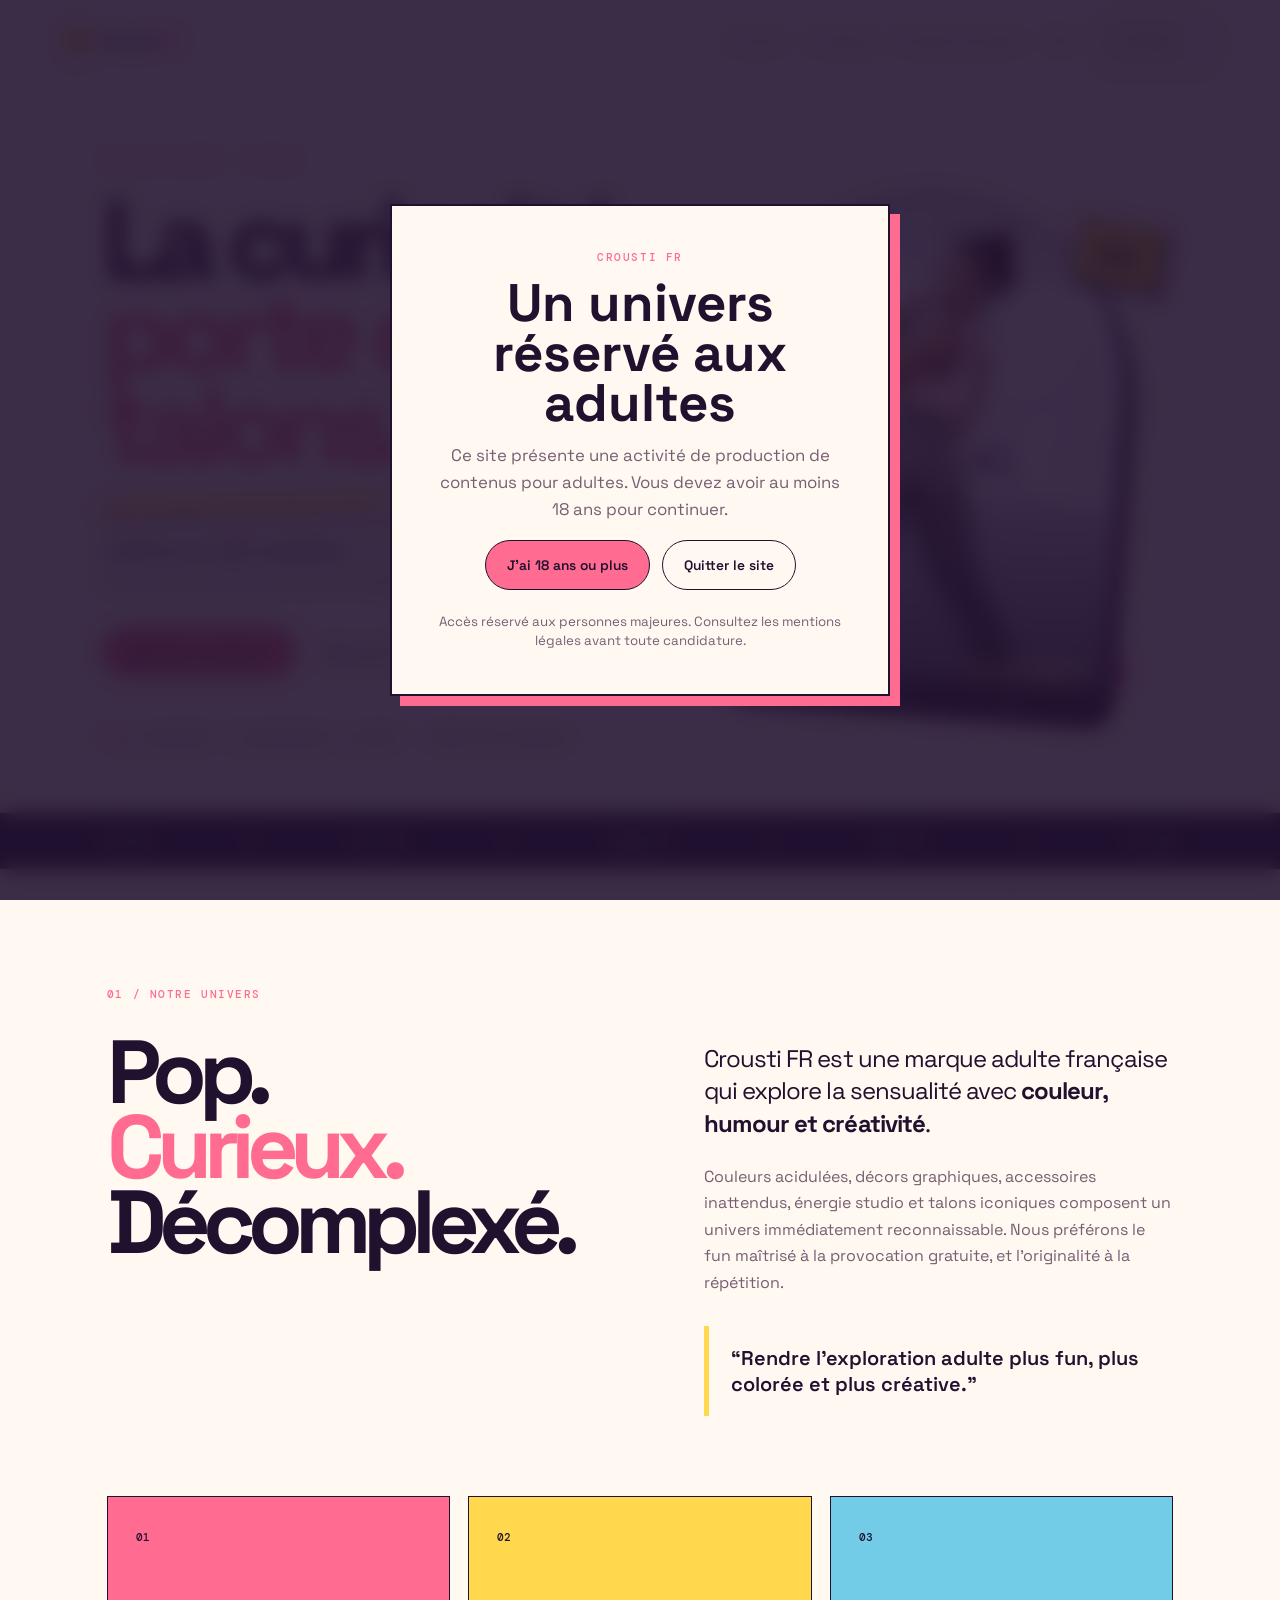
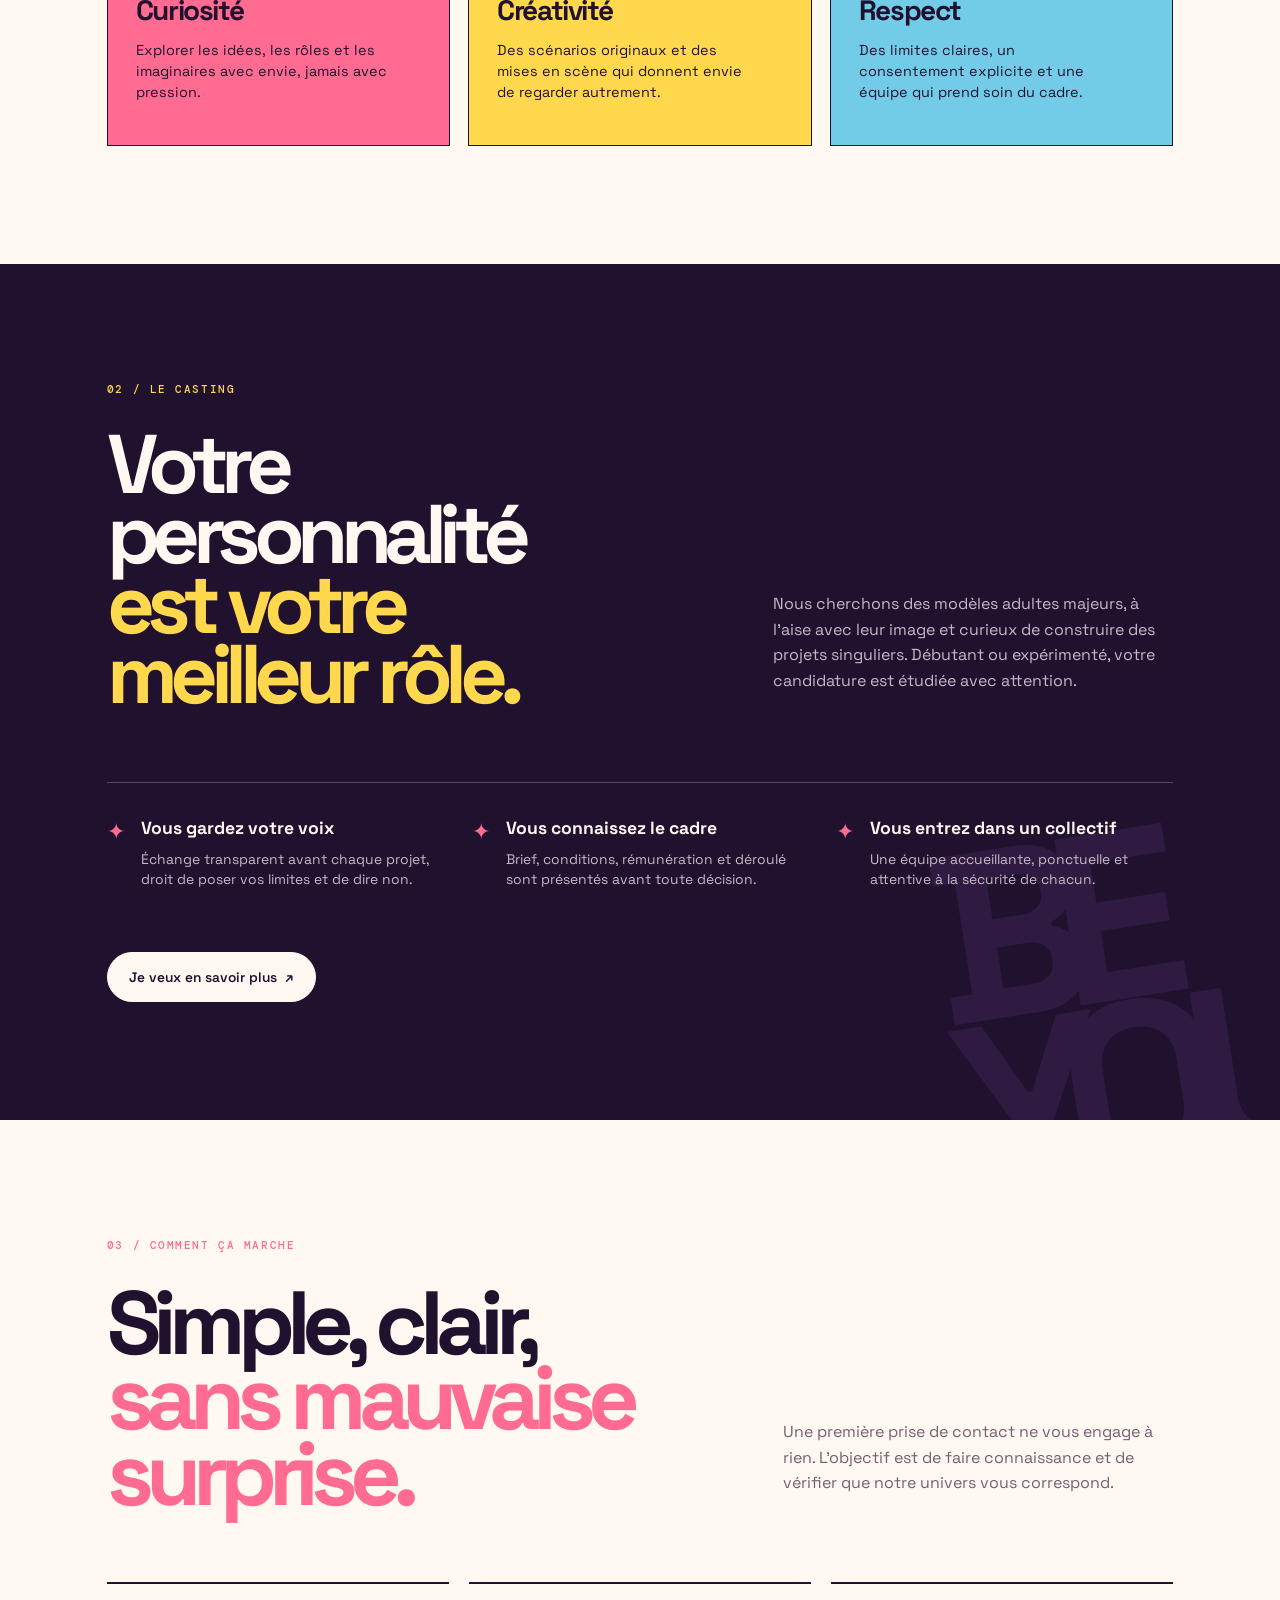
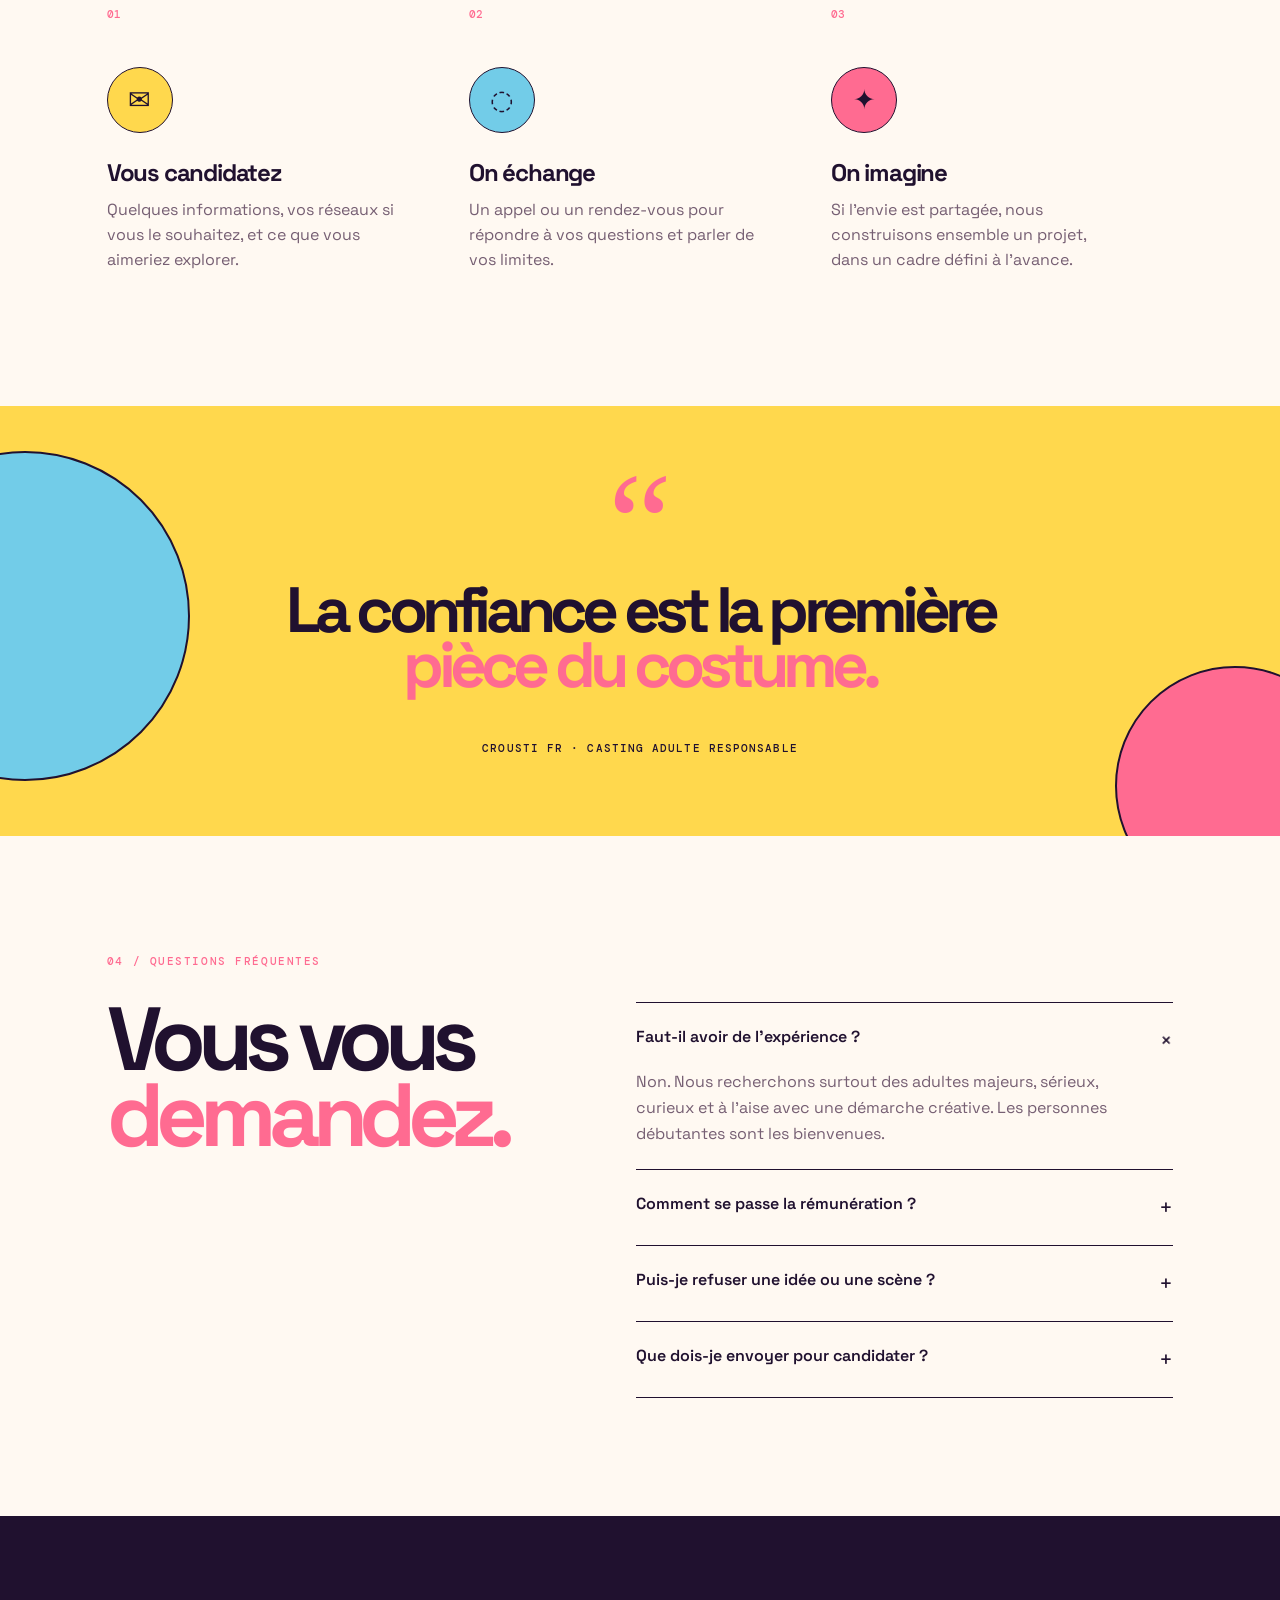
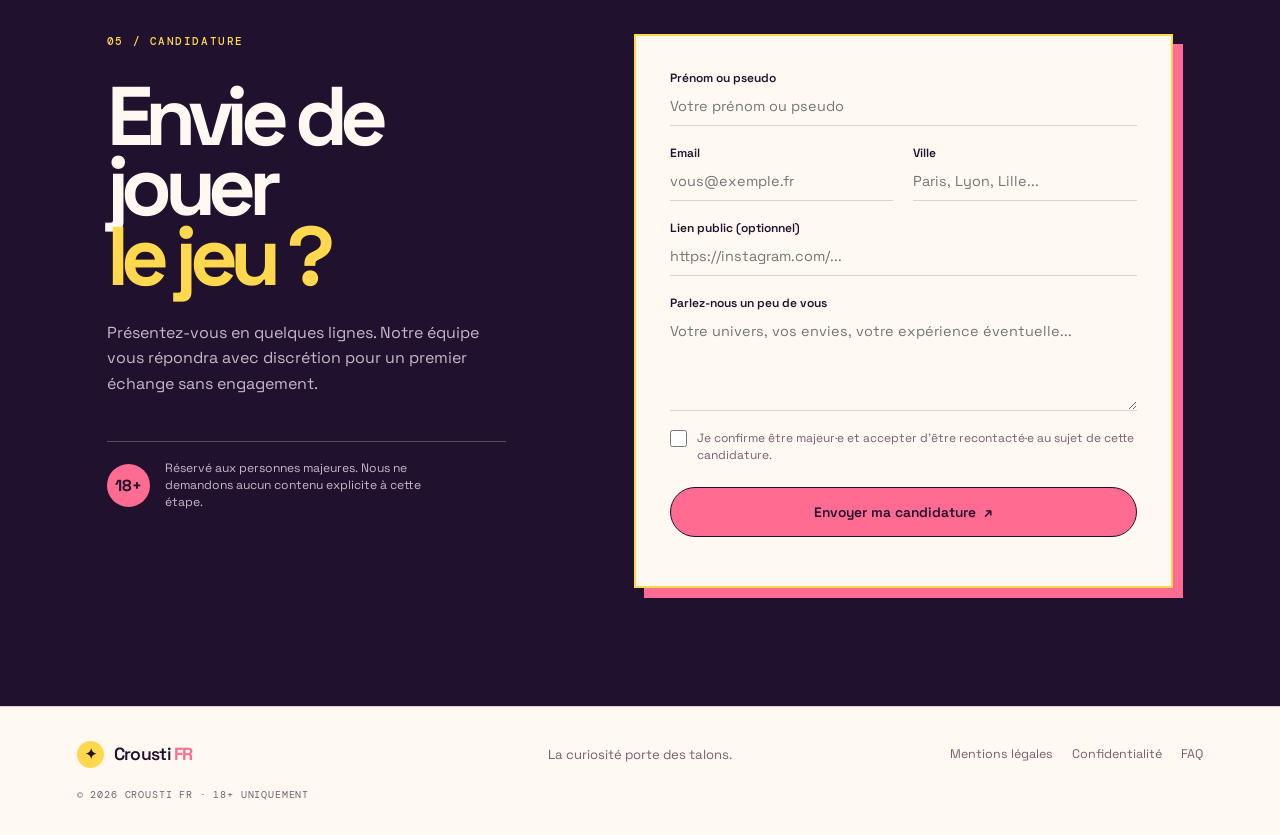
<file: crousti-fr/index.html>
<!doctype html>
<html lang="fr">
<head>
  <meta charset="utf-8">
  <meta name="viewport" content="width=device-width, initial-scale=1">
  <meta name="theme-color" content="#20112f">
  <meta name="description" content="Crousti FR recrute des modèles adultes pour des productions pop, créatives et respectueuses.">
  <title>Crousti FR | La curiosité porte des talons</title>
  <link rel="stylesheet" href="styles.css">
</head>
<body>
  <div class="noise" aria-hidden="true"></div>

  <div class="age-gate" id="ageGate" role="dialog" aria-modal="true" aria-labelledby="ageTitle">
    <div class="age-card">
      <div class="eyebrow">Crousti FR</div>
      <h2 id="ageTitle">Un univers réservé aux adultes</h2>
      <p>Ce site présente une activité de production de contenus pour adultes. Vous devez avoir au moins 18 ans pour continuer.</p>
      <div class="age-actions">
        <button class="btn btn-primary" id="enterSite">J’ai 18 ans ou plus</button>
        <button class="btn btn-ghost" id="leaveSite">Quitter le site</button>
      </div>
      <small>Accès réservé aux personnes majeures. Consultez les mentions légales avant toute candidature.</small>
    </div>
  </div>

  <header class="site-header">
    <a href="#top" class="brand" aria-label="Crousti FR, retour en haut">
      <span class="brand-mark">✦</span>
      <span>Crousti <b>FR</b></span>
    </a>
    <nav class="nav" aria-label="Navigation principale">
      <a href="#univers">L’univers</a>
      <a href="#casting">Le casting</a>
      <a href="#process">Comment ça marche</a>
      <a href="#faq">FAQ</a>
      <a href="#candidature" class="nav-cta">Candidater <span>↗</span></a>
    </nav>
    <button class="menu-toggle" id="menuToggle" aria-label="Ouvrir le menu" aria-expanded="false">☰</button>
  </header>

  <main id="top">
    <section class="hero section-grid">
      <div class="hero-copy">
        <div class="eyebrow reveal">Casting ouvert · France</div>
        <h1 class="reveal delay-1">La curiosité<br><span>porte des talons.</span></h1>
        <p class="hero-lead reveal delay-2">Crousti FR imagine des productions adultes <strong>pop, créatives et décomplexées</strong>, dans un cadre librement consenti, professionnel et respectueux.</p>
        <div class="hero-actions reveal delay-3">
          <a href="#candidature" class="btn btn-primary">Rejoindre le casting <span>↗</span></a>
          <a href="#univers" class="text-link">Découvrir l’univers <span>↓</span></a>
        </div>
        <div class="hero-meta reveal delay-4">
          <span><i class="dot dot-pink"></i> 18+ uniquement</span>
          <span><i class="dot dot-yellow"></i> Consentement au centre</span>
          <span><i class="dot dot-blue"></i> Production française</span>
        </div>
      </div>

      <div class="hero-art" aria-label="Photo de casting Crousti FR">
        <div class="burst burst-1"></div>
        <div class="burst burst-2"></div>
        <div class="hero-photo-frame">
          <img src="images/hero.jpg" class="hero-photo" alt="Modèle adulte dans un décor lumineux et coloré">
          <div class="hero-photo-overlay"></div>
          <div class="hero-photo-label">PLAYFUL<br><strong>CONFIDENT</strong></div>
        </div>
        <div class="sticker sticker-top">CASTING<br><b>OPEN</b></div>
        <div class="sticker sticker-bottom">POP<br><b>POWER</b></div>
        <div class="sparkle sparkle-1">✦</div>
        <div class="sparkle sparkle-2">✧</div>
      </div>
    </section>

    <section class="ticker" aria-label="Valeurs de la marque">
      <div>COLORÉ</div><span>✦</span><div>CURIEUX</div><span>✦</span><div>CONSENTI</div><span>✦</span><div>CRÉATIF</div><span>✦</span><div>COLORÉ</div>
    </section>

    <section class="content-section intro" id="univers">
      <div class="section-kicker">01 / Notre univers</div>
      <div class="intro-grid">
        <div>
          <h2>Pop.<br><em>Curieux.</em><br>Décomplexé.</h2>
        </div>
        <div class="intro-text">
          <p class="large-copy">Crousti FR est une marque adulte française qui explore la sensualité avec <strong>couleur, humour et créativité</strong>.</p>
          <p>Couleurs acidulées, décors graphiques, accessoires inattendus, énergie studio et talons iconiques composent un univers immédiatement reconnaissable. Nous préférons le fun maîtrisé à la provocation gratuite, et l’originalité à la répétition.</p>
          <blockquote>“Rendre l’exploration adulte plus fun, plus colorée et plus créative.”</blockquote>
        </div>
      </div>
      <div class="value-cards">
        <article class="value-card pink"><span class="card-number">01</span><h3>Curiosité</h3><p>Explorer les idées, les rôles et les imaginaires avec envie, jamais avec pression.</p></article>
        <article class="value-card yellow"><span class="card-number">02</span><h3>Créativité</h3><p>Des scénarios originaux et des mises en scène qui donnent envie de regarder autrement.</p></article>
        <article class="value-card blue"><span class="card-number">03</span><h3>Respect</h3><p>Des limites claires, un consentement explicite et une équipe qui prend soin du cadre.</p></article>
      </div>
    </section>

    <section class="casting-section" id="casting">
      <div class="content-section casting-inner">
        <div class="section-kicker light">02 / Le casting</div>
        <div class="casting-heading">
          <h2>Votre personnalité<br><span>est votre meilleur rôle.</span></h2>
          <p>Nous cherchons des modèles adultes majeurs, à l’aise avec leur image et curieux de construire des projets singuliers. Débutant ou expérimenté, votre candidature est étudiée avec attention.</p>
        </div>
        <div class="casting-points">
          <div class="point"><span>✦</span><div><h3>Vous gardez votre voix</h3><p>Échange transparent avant chaque projet, droit de poser vos limites et de dire non.</p></div></div>
          <div class="point"><span>✦</span><div><h3>Vous connaissez le cadre</h3><p>Brief, conditions, rémunération et déroulé sont présentés avant toute décision.</p></div></div>
          <div class="point"><span>✦</span><div><h3>Vous entrez dans un collectif</h3><p>Une équipe accueillante, ponctuelle et attentive à la sécurité de chacun.</p></div></div>
        </div>
        <a href="#candidature" class="btn btn-light">Je veux en savoir plus <span>↗</span></a>
      </div>
      <div class="scribble" aria-hidden="true">BE<br>YOU</div>
    </section>

    <section class="content-section process" id="process">
      <div class="section-kicker">03 / Comment ça marche</div>
      <div class="process-heading"><h2>Simple, clair,<br><em>sans mauvaise surprise.</em></h2><p>Une première prise de contact ne vous engage à rien. L’objectif est de faire connaissance et de vérifier que notre univers vous correspond.</p></div>
      <div class="steps">
        <article class="step"><span class="step-index">01</span><div class="step-icon">✉</div><h3>Vous candidatez</h3><p>Quelques informations, vos réseaux si vous le souhaitez, et ce que vous aimeriez explorer.</p></article>
        <article class="step"><span class="step-index">02</span><div class="step-icon">◌</div><h3>On échange</h3><p>Un appel ou un rendez-vous pour répondre à vos questions et parler de vos limites.</p></article>
        <article class="step"><span class="step-index">03</span><div class="step-icon">✦</div><h3>On imagine</h3><p>Si l’envie est partagée, nous construisons ensemble un projet, dans un cadre défini à l’avance.</p></article>
      </div>
    </section>

    <section class="quote-section">
      <div class="quote-shape shape-left"></div><div class="quote-shape shape-right"></div>
      <p class="quote-mark">“</p>
      <blockquote>La confiance est la première<br><span>pièce du costume.</span></blockquote>
      <p class="quote-caption">Crousti FR · Casting adulte responsable</p>
    </section>

    <section class="content-section faq-section" id="faq">
      <div class="section-kicker">04 / Questions fréquentes</div>
      <div class="faq-layout"><h2>Vous vous<br><em>demandez.</em></h2><div class="faq-list">
        <details open><summary>Faut-il avoir de l’expérience ? <span>+</span></summary><p>Non. Nous recherchons surtout des adultes majeurs, sérieux, curieux et à l’aise avec une démarche créative. Les personnes débutantes sont les bienvenues.</p></details>
        <details><summary>Comment se passe la rémunération ? <span>+</span></summary><p>Les conditions et la rémunération sont communiquées clairement avant chaque projet. Rien ne commence sans accord explicite sur le cadre proposé.</p></details>
        <details><summary>Puis-je refuser une idée ou une scène ? <span>+</span></summary><p>Oui. Vos limites sont discutées en amont et peuvent être rappelées à tout moment. Le consentement est libre, éclairé et réversible.</p></details>
        <details><summary>Que dois-je envoyer pour candidater ? <span>+</span></summary><p>Un prénom ou pseudo, un moyen de contact, votre ville et quelques mots sur vous. Vous pouvez ajouter des liens publics, mais aucun contenu explicite n’est demandé via ce formulaire.</p></details>
      </div></div>
    </section>

    <section class="application-section" id="candidature">
      <div class="application-inner">
        <div class="application-copy"><div class="section-kicker light">05 / Candidature</div><h2>Envie de jouer<br><span>le jeu ?</span></h2><p>Présentez-vous en quelques lignes. Notre équipe vous répondra avec discrétion pour un premier échange sans engagement.</p><div class="application-note"><span>18+</span><p>Réservé aux personnes majeures. Nous ne demandons aucun contenu explicite à cette étape.</p></div></div>
        <form class="application-form" id="applicationForm">
          <label>Prénom ou pseudo<input type="text" name="name" placeholder="Votre prénom ou pseudo" required></label>
          <div class="form-row"><label>Email<input type="email" name="email" placeholder="vous@exemple.fr" required></label><label>Ville<input type="text" name="city" placeholder="Paris, Lyon, Lille..." required></label></div>
          <label>Lien public (optionnel)<input type="url" name="social" placeholder="https://instagram.com/..." /></label>
          <label>Parlez-nous un peu de vous<textarea name="message" rows="4" placeholder="Votre univers, vos envies, votre expérience éventuelle..."></textarea></label>
          <label class="checkbox"><input type="checkbox" required><span>Je confirme être majeur·e et accepter d’être recontacté·e au sujet de cette candidature.</span></label>
          <button class="btn btn-primary btn-submit" type="submit">Envoyer ma candidature <span>↗</span></button>
          <p class="form-status" id="formStatus" role="status"></p>
        </form>
      </div>
    </section>
  </main>

  <footer class="site-footer"><a href="#top" class="brand"><span class="brand-mark">✦</span><span>Crousti <b>FR</b></span></a><p>La curiosité porte des talons.</p><div class="footer-links"><a href="#">Mentions légales</a><a href="#">Confidentialité</a><a href="#faq">FAQ</a></div><small>© 2026 Crousti FR · 18+ uniquement</small></footer>

  <script src="script.js"></script>
</body>
</html>
</file>
<file: crousti-fr/styles.css>
@import url('https://fonts.googleapis.com/css2?family=DM+Mono:wght@400;500&family=Space+Grotesk:wght@400;500;600;700&display=swap');

:root{--ink:#20112f;--paper:#fff9f2;--pink:#ff6b91;--yellow:#ffd84d;--blue:#72cce8;--orange:#ff8a55;--muted:#765f73;--line:rgba(32,17,47,.16);--radius:24px}*{box-sizing:border-box}html{scroll-behavior:smooth}body{margin:0;background:var(--paper);color:var(--ink);font-family:'Space Grotesk',Arial,sans-serif;overflow-x:hidden}.noise{position:fixed;inset:0;pointer-events:none;opacity:.055;z-index:20;background-image:url("data:image/svg+xml,%3Csvg viewBox='0 0 180 180' xmlns='http://www.w3.org/2000/svg'%3E%3Cfilter id='n'%3E%3CfeTurbulence type='fractalNoise' baseFrequency='.9' numOctaves='3' stitchTiles='stitch'/%3E%3C/filter%3E%3Crect width='100%25' height='100%25' filter='url(%23n)' opacity='.55'/%3E%3C/svg%3E")}.age-gate{position:fixed;inset:0;background:rgba(32,17,47,.88);display:grid;place-items:center;padding:20px;z-index:100;backdrop-filter:blur(10px)}.age-gate.hidden{display:none}.age-card{max-width:500px;background:var(--paper);padding:44px;border:2px solid var(--ink);box-shadow:10px 10px 0 var(--pink);text-align:center}.age-card h2{font-size:clamp(2rem,5vw,3.3rem);line-height:.95;margin:14px 0}.age-card p{font-size:1.05rem;line-height:1.6;color:var(--muted)}.age-card small{display:block;margin-top:22px;color:var(--muted);line-height:1.45}.age-actions{display:flex;gap:12px;justify-content:center;flex-wrap:wrap}.site-header{height:82px;padding:0 5vw;display:flex;align-items:center;justify-content:space-between;border-bottom:1px solid var(--line);position:relative;z-index:10}.brand{display:inline-flex;align-items:center;gap:10px;color:var(--ink);text-decoration:none;font-weight:600;font-size:1.1rem;letter-spacing:-.04em}.brand b{color:var(--pink)}.brand-mark{display:grid;place-items:center;width:27px;height:27px;color:var(--ink);background:var(--yellow);border-radius:50%;font-size:.9rem}.nav{display:flex;align-items:center;gap:26px}.nav a,.footer-links a{font-size:.78rem;color:var(--muted);text-decoration:none}.nav a:hover,.footer-links a:hover,.text-link:hover{color:var(--pink)}.nav-cta{padding:12px 16px;border:1px solid var(--ink);color:var(--ink)!important;border-radius:99px}.nav-cta span,.btn span{margin-left:8px}.menu-toggle{display:none;border:0;background:transparent;font-size:1.5rem;color:var(--ink)}.section-grid{display:grid;grid-template-columns:1.02fr .98fr;min-height:680px;padding:72px 8vw 68px;gap:4vw;align-items:center}.hero-copy{max-width:670px}.eyebrow,.section-kicker{font:500 .7rem 'DM Mono',monospace;letter-spacing:.14em;text-transform:uppercase}.eyebrow{color:var(--pink)}h1,h2,h3,p{margin-top:0}h1{font-size:clamp(4rem,8.8vw,8.2rem);letter-spacing:-.09em;line-height:.82;margin:26px 0 36px;font-weight:700}h1 span{color:var(--pink);position:relative}h1 span:after{content:'';position:absolute;height:12px;left:0;right:7%;bottom:-13px;background:var(--yellow);z-index:-1;transform:rotate(-2deg)}.hero-lead{font-size:1.18rem;line-height:1.55;max-width:580px;color:var(--muted)}.hero-lead strong{color:var(--ink)}.hero-actions{display:flex;align-items:center;gap:26px;margin-top:32px}.btn{display:inline-flex;align-items:center;justify-content:center;border:1.5px solid var(--ink);border-radius:999px;padding:15px 21px;font:600 .86rem 'Space Grotesk',sans-serif;text-decoration:none;cursor:pointer;transition:.2s transform,.2s box-shadow}.btn:hover{transform:translate(-3px,-3px);box-shadow:4px 4px 0 var(--ink)}.btn-primary{background:var(--pink);color:var(--ink)}.btn-ghost{background:transparent;color:var(--ink)}.btn-light{background:var(--paper);color:var(--ink);border-color:var(--paper)}.text-link{font-size:.85rem;text-decoration:none;color:var(--ink);border-bottom:1px solid var(--ink);padding-bottom:4px}.hero-meta{display:flex;flex-wrap:wrap;gap:17px;margin-top:54px;color:var(--muted);font:500 .68rem 'DM Mono',monospace;text-transform:uppercase}.hero-meta span{display:flex;align-items:center;gap:7px}.dot{width:7px;height:7px;display:inline-block;border-radius:50%}.dot-pink{background:var(--pink)}.dot-yellow{background:var(--yellow)}.dot-blue{background:var(--blue)}.hero-art{min-height:570px;position:relative;display:grid;place-items:center}.hero-photo-frame{width:min(430px,78%);aspect-ratio:.76;position:relative;overflow:hidden;border:2px solid var(--ink);border-radius:220px 220px 30px 30px;transform:rotate(4deg);background:var(--pink);box-shadow:10px 10px 0 var(--ink);z-index:1}.hero-photo{width:100%;height:100%;display:block;object-fit:cover;object-position:center 33%;filter:saturate(1.03) contrast(1.02)}.hero-photo-overlay{position:absolute;inset:0;background:linear-gradient(180deg,rgba(32,17,47,0) 55%,rgba(32,17,47,.65) 100%)}.hero-photo-label{position:absolute;right:25px;bottom:26px;color:var(--paper);font:500 .65rem 'DM Mono',monospace;line-height:1.2;letter-spacing:.08em;text-align:right}.hero-photo-label strong{font-size:1.12rem;color:var(--yellow)}.art-card{position:absolute;width:min(380px,75%);aspect-ratio: .76;background:var(--yellow);border:2px solid var(--ink);border-radius:210px 210px 28px 28px;transform:rotate(8deg)}.art-card-back{background:var(--blue);transform:rotate(-9deg) translate(-25px,7px)}.art-card-main{background:var(--pink);display:flex;align-items:center;justify-content:center;overflow:hidden;box-shadow:9px 9px 0 var(--ink)}.art-card-main:before{content:'';position:absolute;width:250px;height:250px;border-radius:50%;background:var(--orange);right:-90px;top:-65px}.art-label,.art-foot{position:absolute;font:500 .65rem 'DM Mono',monospace;line-height:1.2;letter-spacing:.08em}.art-label{top:28px;left:27px}.art-label strong{font-size:1.12rem}.art-foot{bottom:28px;right:27px;text-align:right}.art-foot span{color:var(--paper)}.heel{width:55%;height:63%;color:var(--paper);transform:rotate(-12deg);position:relative;z-index:1}.sticker{position:absolute;background:var(--yellow);border:2px solid var(--ink);padding:13px 17px;font:500 .75rem 'DM Mono',monospace;line-height:1.05;z-index:3;box-shadow:4px 4px 0 var(--ink)}.sticker b{font-size:1.2rem}.sticker-top{top:60px;right:3%;transform:rotate(9deg)}.sticker-bottom{bottom:65px;left:2%;transform:rotate(-11deg);background:var(--blue)}.burst{position:absolute;border-radius:50%;filter:blur(.2px)}.burst-1{width:88px;height:88px;background:var(--orange);top:12%;left:3%}.burst-2{width:45px;height:45px;background:var(--pink);bottom:7%;right:10%}.sparkle{position:absolute;font-size:2.2rem}.sparkle-1{top:17%;right:12%}.sparkle-2{bottom:16%;left:13%;color:var(--pink)}.ticker{display:flex;justify-content:space-around;align-items:center;gap:15px;background:var(--ink);color:var(--paper);padding:17px 5vw;font:500 .7rem 'DM Mono',monospace;letter-spacing:.16em;white-space:nowrap;overflow:hidden}.ticker span{color:var(--pink);font-size:1.1rem}.content-section{max-width:1220px;margin:auto;padding:118px 6vw}.section-kicker{color:var(--pink);margin-bottom:34px}.intro-grid{display:grid;grid-template-columns:1fr 1fr;gap:10vw}.intro h2,.process h2,.faq-section h2{font-size:clamp(3.6rem,7vw,7.2rem);letter-spacing:-.09em;line-height:.84;margin:0}.intro h2 em,.process h2 em,.faq-section h2 em{color:var(--pink);font-style:normal}.intro-text{max-width:540px;padding-top:8px}.large-copy{font-size:1.5rem;line-height:1.35;letter-spacing:-.04em}.intro-text p:not(.large-copy){color:var(--muted);line-height:1.65}.intro blockquote{margin:30px 0 0;padding:19px 22px;border-left:5px solid var(--yellow);font-size:1.25rem;font-weight:600;line-height:1.3}.value-cards{display:grid;grid-template-columns:repeat(3,1fr);gap:18px;margin-top:80px}.value-card{padding:28px;min-height:220px;border:1.5px solid var(--ink);position:relative}.value-card.pink{background:var(--pink)}.value-card.yellow{background:var(--yellow)}.value-card.blue{background:var(--blue)}.card-number,.step-index{font:500 .68rem 'DM Mono',monospace}.value-card h3{font-size:1.75rem;letter-spacing:-.05em;margin:46px 0 12px}.value-card p{font-size:.9rem;line-height:1.45;max-width:260px}.casting-section,.application-section{background:var(--ink);color:var(--paper);position:relative;overflow:hidden}.casting-inner{position:relative;z-index:1}.section-kicker.light{color:var(--yellow)}.casting-heading{display:flex;justify-content:space-between;align-items:end;gap:8vw}.casting-heading h2,.application-copy h2{font-size:clamp(3.3rem,6.5vw,6.5rem);letter-spacing:-.09em;line-height:.84;margin:0}.casting-heading h2 span,.application-copy h2 span{color:var(--yellow)}.casting-heading p{max-width:400px;color:#c6b9c7;line-height:1.6}.casting-points{display:grid;grid-template-columns:repeat(3,1fr);gap:28px;border-top:1px solid rgba(255,249,242,.24);margin-top:72px;padding-top:34px;margin-bottom:48px}.point{display:flex;gap:16px}.point>span{color:var(--pink);font-size:1.4rem}.point h3{font-size:1.1rem;margin-bottom:10px}.point p{color:#c6b9c7;font-size:.87rem;line-height:1.5}.scribble{position:absolute;right:-20px;bottom:-55px;color:#2f1b41;font:bold 15rem/.72 'Space Grotesk';letter-spacing:-.15em;transform:rotate(-9deg)}.process-heading{display:flex;justify-content:space-between;align-items:end;gap:8vw}.process-heading p{max-width:390px;color:var(--muted);line-height:1.6}.steps{display:grid;grid-template-columns:repeat(3,1fr);gap:20px;margin-top:70px}.step{border-top:2px solid var(--ink);padding-top:18px}.step-index{color:var(--pink)}.step-icon{width:66px;height:66px;display:grid;place-items:center;border-radius:50%;margin:44px 0 24px;background:var(--yellow);border:1.5px solid var(--ink);font-size:1.7rem}.step:nth-child(2) .step-icon{background:var(--blue)}.step:nth-child(3) .step-icon{background:var(--pink)}.step h3{font-size:1.5rem;letter-spacing:-.05em;margin-bottom:10px}.step p{color:var(--muted);line-height:1.55;max-width:290px}.quote-section{min-height:430px;background:var(--yellow);display:grid;place-items:center;text-align:center;position:relative;overflow:hidden;padding:70px 5vw}.quote-mark{font:9rem/.5 Georgia,serif;margin:0;color:var(--pink);position:relative;z-index:1}.quote-section blockquote{font-size:clamp(2.5rem,5vw,5.8rem);font-weight:700;letter-spacing:-.09em;line-height:.86;margin:0;position:relative;z-index:1}.quote-section blockquote span{color:var(--pink)}.quote-caption{font:500 .68rem 'DM Mono',monospace;text-transform:uppercase;letter-spacing:.1em;margin:24px 0 0;position:relative;z-index:1}.quote-shape{position:absolute;border:2px solid var(--ink);border-radius:50%}.shape-left{width:330px;height:330px;left:-140px;top:45px;background:var(--blue)}.shape-right{width:240px;height:240px;right:-75px;bottom:-70px;background:var(--pink)}.faq-layout{display:grid;grid-template-columns:1fr 1.35fr;gap:10vw}.faq-list{border-top:1.5px solid var(--ink)}details{border-bottom:1.5px solid var(--ink);padding:23px 0}summary{cursor:pointer;list-style:none;font-weight:600;font-size:1rem;display:flex;justify-content:space-between;gap:20px}summary::-webkit-details-marker{display:none}summary span{font-size:1.4rem;font-weight:400;transition:.2s}details[open] summary span{transform:rotate(45deg)}details p{color:var(--muted);line-height:1.6;max-width:650px;padding:14px 40px 0 0;margin-bottom:0}.application-inner{max-width:1220px;margin:auto;padding:118px 6vw;display:grid;grid-template-columns:.85fr 1.15fr;gap:10vw}.application-copy h2{margin:20px 0 28px}.application-copy>p{color:#c6b9c7;line-height:1.6;max-width:400px}.application-note{display:flex;align-items:center;gap:15px;margin-top:44px;border-top:1px solid rgba(255,249,242,.25);padding-top:18px}.application-note span{display:grid;place-items:center;width:43px;height:43px;border-radius:50%;background:var(--pink);color:var(--ink);font-weight:700}.application-note p{font-size:.76rem;line-height:1.4;color:#c6b9c7;margin:0;max-width:280px}.application-form{background:var(--paper);color:var(--ink);padding:34px;border:2px solid var(--yellow);box-shadow:10px 10px 0 var(--pink)}label{display:block;font-size:.75rem;font-weight:600;margin-bottom:19px}input,textarea{display:block;width:100%;font:400 .9rem 'Space Grotesk',sans-serif;color:var(--ink);background:transparent;border:0;border-bottom:1.5px solid var(--line);border-radius:0;padding:11px 0 10px;outline:none}input:focus,textarea:focus{border-color:var(--pink)}textarea{resize:vertical;min-height:100px}.form-row{display:grid;grid-template-columns:1fr 1fr;gap:20px}.checkbox{display:flex;align-items:flex-start;gap:10px;color:var(--muted);font-weight:400;line-height:1.4}.checkbox input{width:17px;height:17px;accent-color:var(--pink);margin:0;flex:none}.btn-submit{border:1.5px solid var(--ink);width:100%;margin-top:4px}.form-status{font-size:.8rem;margin:15px 0 0;color:var(--muted)}.site-footer{display:grid;grid-template-columns:1fr 1fr 1fr;align-items:center;gap:20px;padding:34px 6vw;border-top:1px solid var(--line)}.site-footer>p{font-size:.82rem;color:var(--muted);text-align:center;margin:0}.footer-links{display:flex;justify-content:flex-end;gap:19px}.site-footer small{grid-column:1/-1;color:var(--muted);font:400 .65rem 'DM Mono',monospace;text-transform:uppercase;letter-spacing:.08em}.reveal{animation:up .7s both}@keyframes up{from{opacity:0;transform:translateY(18px)}to{opacity:1;transform:none}}.delay-1{animation-delay:.1s}.delay-2{animation-delay:.2s}.delay-3{animation-delay:.3s}.delay-4{animation-delay:.4s}
@media(max-width:850px){.site-header{height:72px}.nav{display:none;position:absolute;top:72px;left:0;right:0;background:var(--paper);padding:20px 5vw;border-bottom:1px solid var(--line);flex-direction:column;align-items:flex-start}.nav.open{display:flex}.menu-toggle{display:block}.section-grid{grid-template-columns:1fr;min-height:auto;padding-top:60px}.hero-art{min-height:520px;margin-top:20px}.intro-grid,.faq-layout,.application-inner{grid-template-columns:1fr;gap:44px}.value-cards,.casting-points,.steps{grid-template-columns:1fr}.value-card{min-height:190px}.casting-heading,.process-heading{display:block}.casting-heading p,.process-heading p{margin-top:28px}.casting-points{gap:22px;margin-top:55px}.scribble{font-size:9rem}.site-footer{grid-template-columns:1fr;justify-items:start}.site-footer>p{text-align:left}.footer-links{justify-content:flex-start;flex-wrap:wrap}.site-footer small{grid-column:auto}.application-inner{padding-top:85px;padding-bottom:85px}.application-form{padding:25px;box-shadow:7px 7px 0 var(--pink)}h1{font-size:clamp(4rem,17vw,7rem)}}
@media(max-width:500px){.hero-photo-frame{width:82%}.hero-actions{align-items:flex-start;flex-direction:column;gap:20px}.hero-meta{gap:11px;line-height:1.4}.art-card{width:80%}.sticker-top{right:0}.sticker-bottom{left:-4px}.age-card{padding:30px 24px}.quote-section blockquote{font-size:2.8rem}.form-row{grid-template-columns:1fr;gap:0}}
</file>
